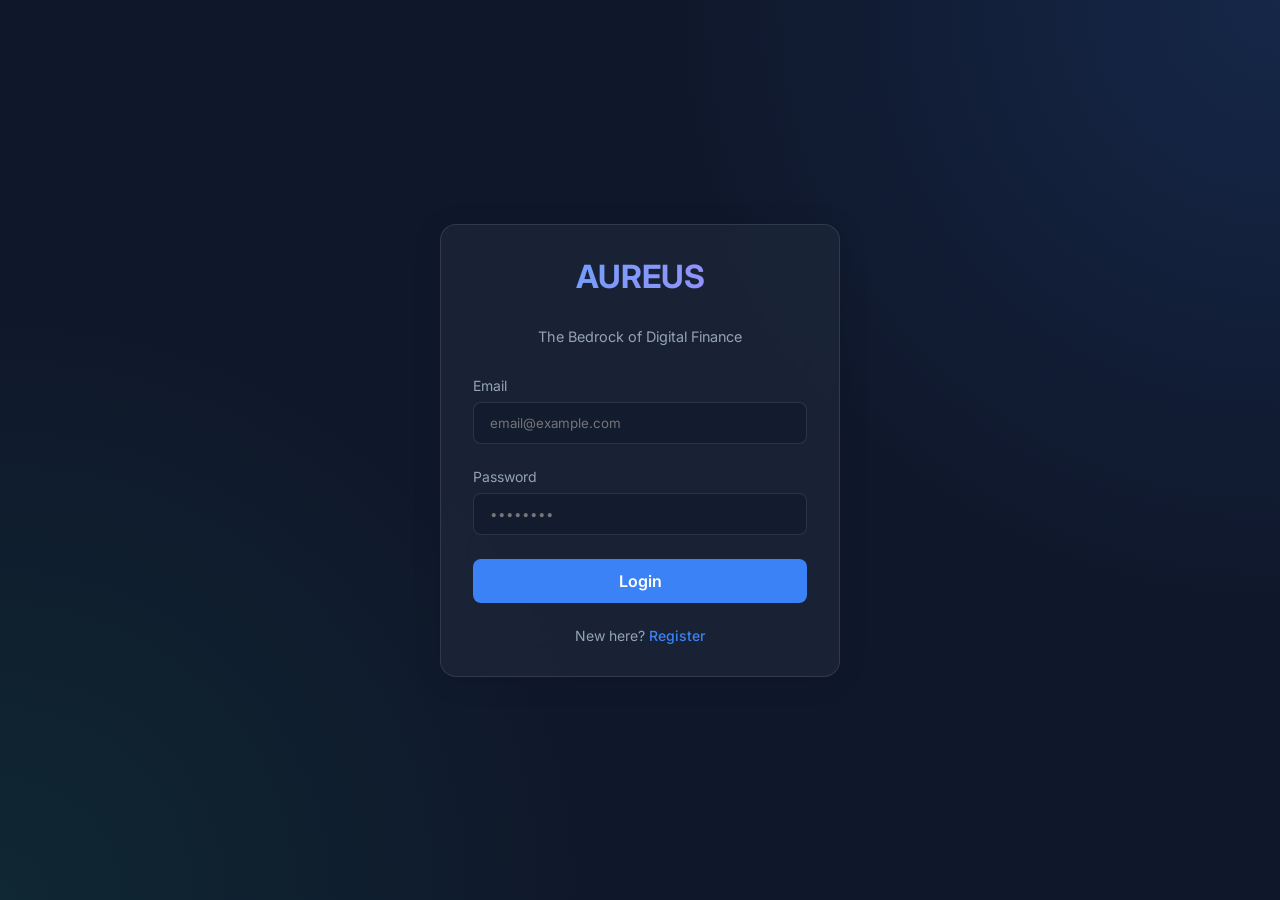
<file: src/main/resources/static/index.html>
<!DOCTYPE html>
<html lang="en">
<head>
    <meta charset="UTF-8">
    <meta name="viewport" content="width=device-width, initial-scale=1.0">
    <title>AUREUS - Login</title>
    <link rel="icon" href="data:;base64,iVBORw0KGgo=">
    <link rel="stylesheet" href="css/style.css">
    <script src="js/api.js"></script>
</head>
<body>
    <div class="auth-container">
        <div class="auth-box glass-card">
            <h1>AUREUS</h1>
            <p style="color: var(--text-muted); margin-bottom: 2rem; font-size: 0.9rem;">The Bedrock of Digital Finance</p>
            
            <div id="login-form">
                <div class="form-group">
                    <label>Email</label>
                    <input type="email" id="login-email" class="form-input" placeholder="email@example.com">
                </div>
                <div class="form-group">
                    <label>Password</label>
                    <input type="password" id="login-password" class="form-input" placeholder="••••••••">
                </div>
                <button id="login-btn" class="btn btn-primary">Login</button>
                <p class="switch-auth">New here? <a href="#" id="go-to-register">Register</a></p>
            </div>

            <div id="register-form" style="display: none;">
                <div class="form-group">
                    <label>Full Name</label>
                    <input type="text" id="reg-name" class="form-input" placeholder="John Doe">
                </div>
                <div class="form-group">
                    <label>Email</label>
                    <input type="email" id="reg-email" class="form-input" placeholder="email@example.com">
                </div>
                <div class="form-group">
                    <label>Password</label>
                    <input type="password" id="reg-password" class="form-input" placeholder="••••••••">
                </div>
                <div class="form-group" style="display: flex; gap: 1rem;">
                    <div style="flex: 1;">
                        <label>Date of Birth</label>
                        <input type="date" id="reg-dob" class="form-input">
                    </div>
                    <div style="flex: 1;">
                        <label>Gender</label>
                        <select id="reg-gender" class="form-input" style="cursor: pointer;">
                            <option value="male">Male</option>
                            <option value="female">Female</option>
                            <option value="other">Other</option>
                        </select>
                    </div>
                </div>
                <div class="form-group">
                    <label>Country</label>
                    <select id="reg-country" class="form-input" style="cursor: pointer;">
                        <option value="India">India</option>
                        <option value="USA">USA</option>
                        <option value="UK">UK</option>
                        <option value="Canada">Canada</option>
                        <option value="Australia">Australia</option>
                        <option value="Germany">Germany</option>
                    </select>
                </div>
                <button id="register-btn" class="btn btn-primary">Register</button>
                <p class="switch-auth">Already have an account? <a href="#" id="go-to-login">Login</a></p>
            </div>
        </div>
    </div>

    <script>
        const loginForm = document.getElementById('login-form');
        const registerForm = document.getElementById('register-form');
        
        document.getElementById('go-to-register').addEventListener('click', (e) => {
            e.preventDefault();
            loginForm.style.display = 'none';
            registerForm.style.display = 'block';
        });

        document.getElementById('go-to-login').addEventListener('click', (e) => {
            e.preventDefault();
            registerForm.style.display = 'none';
            loginForm.style.display = 'block';
        });

        document.getElementById('login-btn').addEventListener('click', async () => {
            const email = document.getElementById('login-email').value;
            const password = document.getElementById('login-password').value;
            const res = await ApiService.login(email, password);
            if (res && res.success) {
                ApiService.setToken(res.data); // ✅ Save the token!
                window.location.href = '/dashboard.html';
            }
            else alert(res.message);
        });

        document.getElementById('register-btn').addEventListener('click', async () => {
            const name = document.getElementById('reg-name').value;
            const email = document.getElementById('reg-email').value;
            const password = document.getElementById('reg-password').value;
            const dateOfBirth = document.getElementById('reg-dob').value;
            const country = document.getElementById('reg-country').value;
            const gender = document.getElementById('reg-gender').value;

            if(!dateOfBirth) { alert("Please provide your Date of Birth."); return; }

            const res = await ApiService.register(name, email, password, { dateOfBirth, country, gender });
            if (res && res.success) {
                alert("Registration successful! Please login.");
                document.getElementById('go-to-login').click();
            } else alert(res.message || "Registration failed. Check if you are under 18.");
        });
    </script>
</body>
</html>
</file>
<file: src/main/resources/static/css/style.css>
@import url('https://fonts.googleapis.com/css2?family=Inter:wght@300;400;500;600;700&display=swap');

:root {
    --bg-dark: #0f172a;
    --bg-card: rgba(30, 41, 59, 0.7);
    --glass-border: rgba(255, 255, 255, 0.1);
    --primary: #3b82f6;
    --primary-hover: #2563eb;
    --accent: #10b981;
    --accent-red: #ef4444;
    --text-main: #f8fafc;
    --text-muted: #94a3b8;
    --glow: 0 0 20px rgba(59, 130, 246, 0.5);
    
    /* Theme transitions */
    --transition-speed: 0.3s;
}

body.light-theme {
    --bg-dark: #f1f5f9;
    --bg-card: rgba(255, 255, 255, 0.8);
    --glass-border: rgba(0, 0, 0, 0.05);
    --text-main: #1e293b;
    --text-muted: #64748b;
    --glow: 0 4px 20px rgba(59, 130, 246, 0.15);
}

body.light-theme {
    background-image: radial-gradient(circle at top right, rgba(59, 130, 246, 0.1), transparent 40%),
                      radial-gradient(circle at bottom left, rgba(16, 185, 129, 0.05), transparent 40%);
}

body, .glass-card, .nav-item, .form-input, .navbar {
    transition: background-color var(--transition-speed), color var(--transition-speed), border-color var(--transition-speed), box-shadow var(--transition-speed);
}

* {
    margin: 0;
    padding: 0;
    box-sizing: border-box;
    font-family: 'Inter', sans-serif;
}

body {
    background-color: var(--bg-dark);
    color: var(--text-main);
    min-height: 100vh;
    display: flex;
    flex-direction: column;
    overflow-x: hidden;
    position: relative;
    background-image: radial-gradient(circle at top right, rgba(59, 130, 246, 0.15), transparent 40%),
                      radial-gradient(circle at bottom left, rgba(16, 185, 129, 0.1), transparent 40%);
}

.glass-card {
    background: var(--bg-card);
    backdrop-filter: blur(16px);
    -webkit-backdrop-filter: blur(16px);
    border: 1px solid var(--glass-border);
    border-radius: 16px;
    box-shadow: 0 4px 30px rgba(0, 0, 0, 0.1);
    padding: 2rem;
    transition: transform 0.3s ease, box-shadow 0.3s ease;
}

.glass-card:hover {
    transform: translateY(-2px);
    box-shadow: 0 8px 40px rgba(0, 0, 0, 0.2);
}

/* Authentication Page Styles */
.auth-container {
    display: flex;
    justify-content: center;
    align-items: center;
    min-height: 100vh;
    padding: 2rem;
}

.auth-box {
    width: 100%;
    max-width: 400px;
    text-align: center;
}

.auth-box h1 {
    margin-bottom: 2rem;
    font-size: 2rem;
    background: linear-gradient(to right, #60a5fa, #a78bfa);
    -webkit-background-clip: text;
    -webkit-text-fill-color: transparent;
}

.form-group {
    margin-bottom: 1.5rem;
    text-align: left;
}

.form-group label {
    display: block;
    margin-bottom: 0.5rem;
    color: var(--text-muted);
    font-size: 0.875rem;
}

.form-input {
    width: 100%;
    padding: 0.75rem 1rem;
    background: rgba(15, 23, 42, 0.5);
    border: 1px solid var(--glass-border);
    border-radius: 8px;
    color: var(--text-main);
    outline: none;
    transition: all 0.3s ease;
}

.form-input:focus {
    border-color: var(--primary);
    box-shadow: 0 0 0 2px rgba(59, 130, 246, 0.2);
}

.btn {
    width: 100%;
    padding: 0.75rem;
    border: none;
    border-radius: 8px;
    font-size: 1rem;
    font-weight: 600;
    cursor: pointer;
    transition: all 0.3s ease;
}

.btn-primary {
    background: var(--primary);
    color: white;
}

.btn-primary:hover {
    background: var(--primary-hover);
    box-shadow: var(--glow);
}

.switch-auth {
    margin-top: 1.5rem;
    font-size: 0.875rem;
    color: var(--text-muted);
}

.switch-auth a {
    color: var(--primary);
    text-decoration: none;
    font-weight: 500;
}

.switch-auth a:hover {
    text-decoration: underline;
}

/* Toast Notifications */
.toast-container {
    position: fixed;
    top: 20px;
    right: 20px;
    z-index: 9999;
    display: flex;
    flex-direction: column;
    gap: 10px;
}

.toast {
    background: var(--bg-card);
    border: 1px solid var(--glass-border);
    color: var(--text-main);
    padding: 1rem 1.5rem;
    border-radius: 8px;
    backdrop-filter: blur(10px);
    box-shadow: 0 4px 12px rgba(0,0,0,0.15);
    animation: slideIn 0.3s ease forwards;
}

.toast.success { border-left: 4px solid var(--accent); }
.toast.error { border-left: 4px solid var(--accent-red); }

@keyframes slideIn {
    from { transform: translateX(100%); opacity: 0; }
    to { transform: translateX(0); opacity: 1; }
}

/* Dashboard Layout */
.navbar {
    display: flex;
    justify-content: space-between;
    align-items: center;
    padding: 1rem 2rem;
    background: rgba(15, 23, 42, 0.8);
    backdrop-filter: blur(10px);
    border-bottom: 1px solid var(--glass-border);
    position: sticky;
    top: 0;
    z-index: 100;
}

.navbar-brand {
    font-size: 1.5rem;
    font-weight: 700;
    background: linear-gradient(to right, #60a5fa, #a78bfa);
    -webkit-background-clip: text;
    -webkit-text-fill-color: transparent;
}

.navbar-user {
    display: flex;
    align-items: center;
    gap: 1rem;
}

.btn-sm {
    padding: 0.5rem 1rem;
    font-size: 0.875rem;
    background: rgba(255,255,255,0.1);
    color: white;
}

.btn-sm:hover {
    background: rgba(255,255,255,0.2);
}

.dashboard-container {
    display: grid;
    grid-template-columns: 250px 1fr;
    gap: 2rem;
    max-width: 1400px;
    margin: 2rem auto;
    width: 100%;
    padding: 0 2rem;
}

.sidebar {
    display: flex;
    flex-direction: column;
    gap: 1rem;
}

.nav-item {
    padding: 1rem;
    border-radius: 8px;
    cursor: pointer;
    color: var(--text-muted);
    font-weight: 500;
    transition: all 0.2s;
    border: 1px solid transparent;
}

.nav-item:hover, .nav-item.active {
    background: rgba(59, 130, 246, 0.1);
    color: var(--primary);
    border-color: rgba(59, 130, 246, 0.2);
}

.main-content {
    display: flex;
    flex-direction: column;
    gap: 2rem;
}

/* Grids */
.stats-grid {
    display: grid;
    grid-template-columns: repeat(auto-fit, minmax(250px, 1fr));
    gap: 1.5rem;
}

.stat-value {
    font-size: 2rem;
    font-weight: 700;
    margin-top: 0.5rem;
}

.text-green { color: var(--accent); }
.text-red { color: var(--accent-red); }

/* Tables */
table {
    width: 100%;
    border-collapse: collapse;
    margin-top: 1rem;
}

th, td {
    padding: 1rem;
    text-align: left;
    border-bottom: 1px solid var(--glass-border);
}

th {
    color: var(--text-muted);
    font-weight: 500;
    font-size: 0.875rem;
}

tr:hover {
    background: rgba(255, 255, 255, 0.02);
}

.badge {
    padding: 0.25rem 0.75rem;
    border-radius: 9999px;
    font-size: 0.75rem;
    font-weight: 600;
}

.badge-green { background: rgba(16, 185, 129, 0.2); color: var(--accent); }
.badge-red { background: rgba(239, 68, 68, 0.2); color: var(--accent-red); }

/* Modals */
.modal-overlay {
    position: fixed;
    top: 0; left: 0; right: 0; bottom: 0;
    background: rgba(0,0,0,0.5);
    backdrop-filter: blur(4px);
    display: flex;
    justify-content: center;
    align-items: center;
    z-index: 1000;
    opacity: 0;
    pointer-events: none;
    transition: opacity 0.3s;
}

.modal-overlay.active {
    opacity: 1;
    pointer-events: all;
}

.modal-content {
    width: 100%;
    max-width: 450px;
    background: var(--bg-dark);
    padding: 0;
    overflow: hidden;
}

.modal-header {
    padding: 1.5rem;
    border-bottom: 1px solid var(--glass-border);
    display: flex;
    justify-content: space-between;
    align-items: center;
}

.modal-body {
    padding: 1.5rem;
}

.close-btn {
    background: none;
    border: none;
    color: var(--text-muted);
    font-size: 1.5rem;
    cursor: pointer;
}

.close-btn:hover { color: white; }

/* Views */
.view-section {
    display: none;
    animation: fadeIn 0.4s ease;
}

.view-section.active {
    display: block;
}

@keyframes fadeIn {
    from { opacity: 0; transform: translateY(10px); }
    to { opacity: 1; transform: translateY(0); }
}

.action-buttons {
    display: flex;
    gap: 0.5rem;
}

.btn-buy { background: rgba(16, 185, 129, 0.2); color: var(--accent); border: 1px solid rgba(16, 185, 129, 0.5); }
.btn-buy:hover { background: rgba(16, 185, 129, 0.3); }

.btn-sell { background: rgba(239, 68, 68, 0.2); color: var(--accent-red); border: 1px solid rgba(239, 68, 68, 0.5); }
.btn-sell:hover { background: rgba(239, 68, 68, 0.3); }

/* Trading Form */
.crypto-symbol-large {
    font-size: 2.5rem;
    font-weight: 700;
    text-align: center;
    margin-bottom: 0.5rem;
}
.crypto-price-large {
    text-align: center;
    color: var(--text-muted);
    margin-bottom: 1.5rem;
}

/* Animations for live ticking */
@keyframes flashGreen {
    0% { background-color: rgba(16, 185, 129, 0.4); color: white; }
    100% { background-color: transparent; }
}

@keyframes flashRed {
    0% { background-color: rgba(239, 68, 68, 0.4); color: white; }
    100% { background-color: transparent; }
}

.flash-up {
    animation: flashGreen 1s ease-out;
}

.flash-down {
    animation: flashRed 1s ease-out;
}

.live-indicator {
    display: inline-block;
    padding: 0.15rem 0.5rem;
    font-size: 0.6rem;
    font-weight: 700;
    color: white;
    background: var(--accent-red);
    border-radius: 4px;
    letter-spacing: 1px;
    animation: pulse 2s infinite;
    vertical-align: middle;
    margin-left: 0.5rem;
}

@keyframes pulse {
    0% { opacity: 1; }
    50% { opacity: 0.5; }
    100% { opacity: 1; }
}

.btn-active {
    background: var(--primary);
    color: white;
    border: 1px solid var(--primary-hover);
}

/* Live Ticker Tape */
.ticker-wrap {
    width: 100%;
    background-color: rgba(15, 23, 42, 0.95);
    border-bottom: 1px solid var(--glass-border);
    overflow: hidden;
    position: relative;
    padding: 0.5rem 0;
    z-index: 200;
}

.ticker {
    display: inline-block;
    white-space: nowrap;
    padding-left: 100%;
    animation: ticker 85s linear infinite;
}

.ticker:hover {
    animation-play-state: paused;
}

.ticker__item {
    display: inline-block;
    padding: 0 2rem;
    font-size: 0.9rem;
    font-weight: 600;
}

@keyframes ticker {
    0% { transform: translate3d(0, 0, 0); }
    100% { transform: translate3d(-100%, 0, 0); }
}

.toast-alert {
    animation: zoomIn 0.3s cubic-bezier(0.175, 0.885, 0.32, 1.275) forwards;
    border: 2px solid;
}

@keyframes zoomIn {
    from { opacity: 0; transform: scale(0.8); }
    to { opacity: 1; transform: scale(1); }
}

/* Profile UI */
.profile-header {
    display: flex;
    align-items: center;
    gap: 2rem;
    margin-bottom: 2rem;
}

.profile-avatar-large {
    width: 120px;
    height: 120px;
    border-radius: 50%;
    object-fit: cover;
    border: 4px solid var(--primary);
    box-shadow: 0 0 20px rgba(59, 130, 246, 0.5);
}

.profile-info-grid {
    display: grid;
    grid-template-columns: 1fr 1fr;
    gap: 2rem;
}

.tier-badge {
    display: inline-block;
    padding: 0.25rem 1rem;
    border-radius: 4px;
    font-weight: 700;
    text-transform: uppercase;
    font-size: 0.75rem;
    letter-spacing: 1px;
    margin-top: 0.5rem;
}

.tier-novice { background: #94a3b8; color: white; }
.tier-pro { background: var(--primary); color: white; box-shadow: 0 0 15px rgba(59, 130, 246, 0.3); }
.tier-prime { background: linear-gradient(45deg, #f59e0b, #ef4444); color: white; box-shadow: 0 0 20px rgba(245, 158, 11, 0.4); }

.mode-switch {
    display: flex;
    align-items: center;
    gap: 1rem;
    padding: 0.5rem 1rem;
    border-radius: 9999px;
    background: rgba(0,0,0,0.1);
    cursor: pointer;
    width: fit-content;
}

.navbar-avatar {
    width: 32px;
    height: 32px;
    border-radius: 50%;
    object-fit: cover;
    border: 1px solid var(--glass-border);
}
</file>
